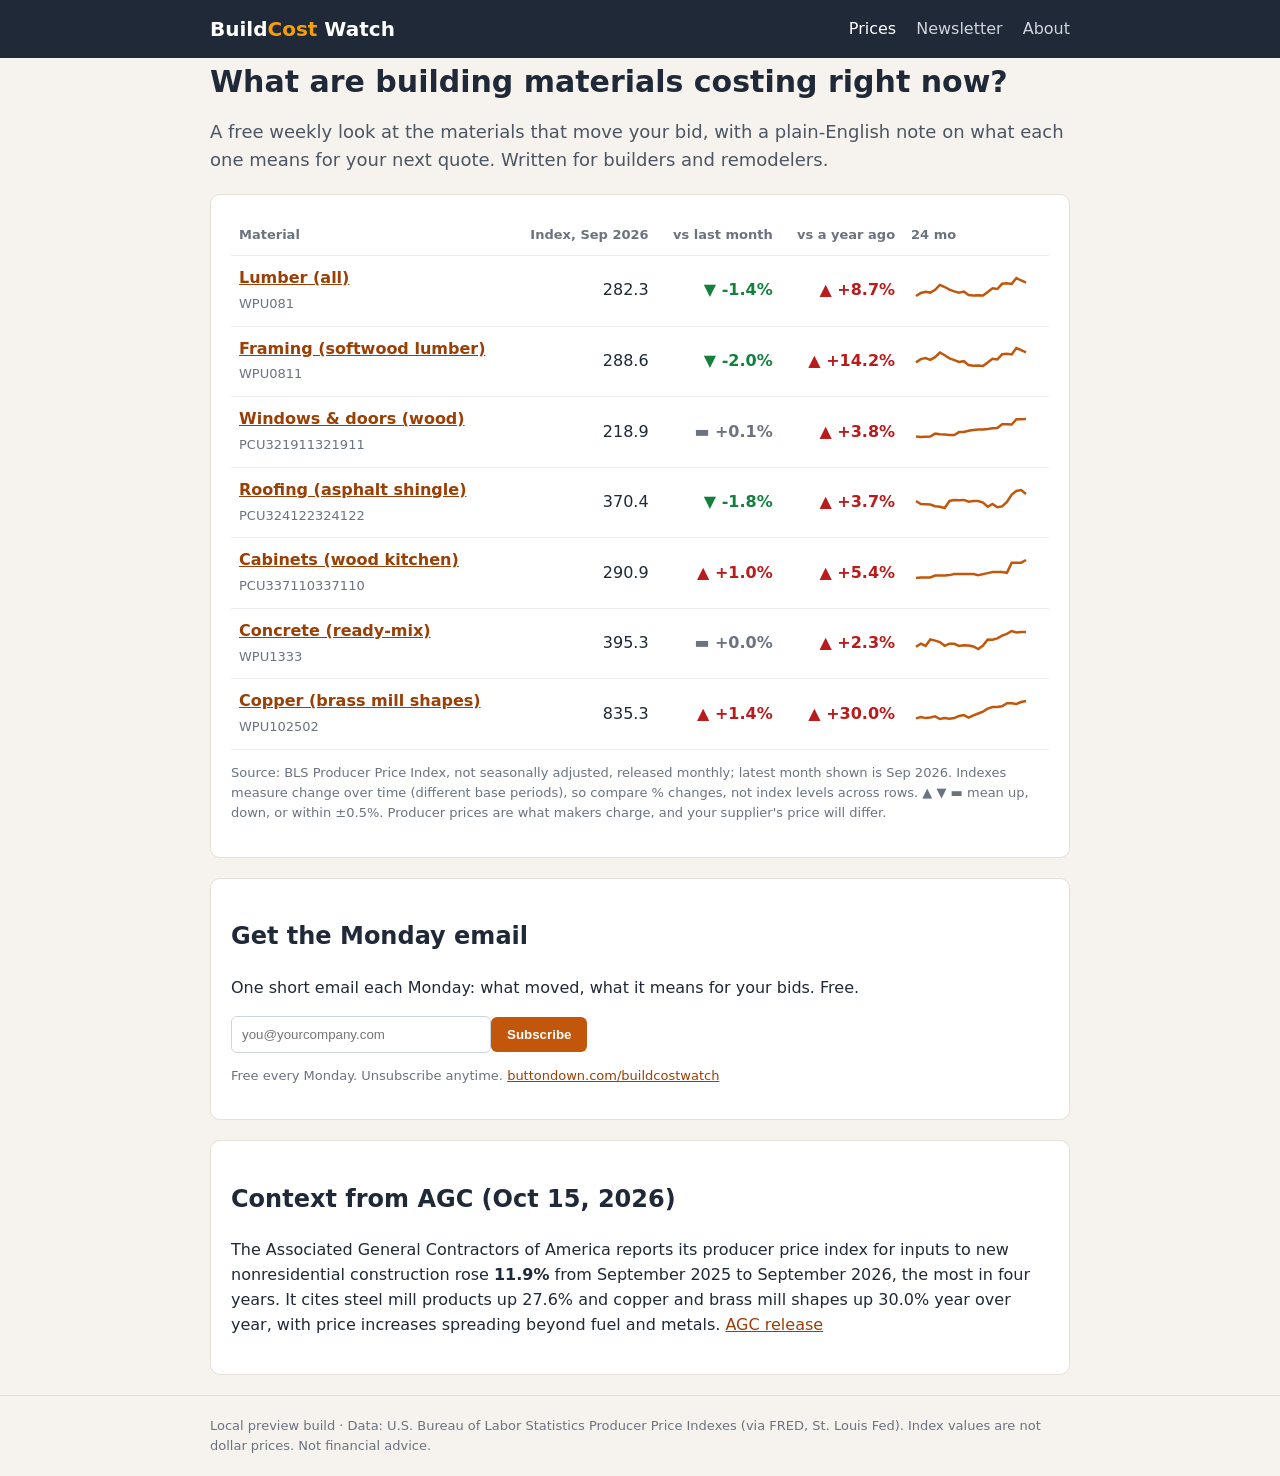
<file: index.html>
<!doctype html><html lang=en><head><meta charset=utf-8><meta name=viewport content="width=device-width,initial-scale=1"><title>Building material prices for builders · BuildCost Watch</title><link rel=stylesheet href="style.css"></head><body>
<header><div class=wrap><a class=logo href="index.html">Build<span>Cost</span> Watch</a><nav><a href="index.html" class=on>Prices</a><a href="newsletter.html">Newsletter</a><a href="about.html">About</a></nav></div></header>
<main class=wrap><h1>What are building materials costing right now?</h1>
<p class=lead>A free weekly look at the materials that move your bid, with a plain-English note on what each one means for your next quote. Written for builders and remodelers.</p>
<div class=card><table><thead><tr><th>Material</th><th class=n>Index, Sep 2026</th><th class=n>vs last month</th><th class=n>vs a year ago</th><th>24 mo</th></tr></thead><tbody><tr><td><a href="items/lumber.html"><b>Lumber (all)</b></a><br><small>WPU081</small></td><td class=n>282.3</td><td class="n down">▼ -1.4%</td><td class="n up">▲ +8.7%</td><td class=sp><svg viewBox="0 0 120 34" class=spark><polyline fill=none stroke="#c2570c" stroke-width=2.5 points="5.0,26.0 9.8,23.0 14.6,21.8 19.3,22.6 24.1,19.8 28.9,14.9 33.7,17.0 38.5,19.6 43.3,21.4 48.0,22.6 52.8,21.5 57.6,25.1 62.4,25.4 67.2,25.2 72.0,25.4 76.7,22.0 81.5,18.3 86.3,19.0 91.1,13.8 95.9,13.3 100.7,13.9 105.4,8.0 110.2,10.5 115.0,12.7"/></svg></td></tr><tr><td><a href="items/framing.html"><b>Framing (softwood lumber)</b></a><br><small>WPU0811</small></td><td class=n>288.6</td><td class="n down">▼ -2.0%</td><td class="n up">▲ +14.2%</td><td class=sp><svg viewBox="0 0 120 34" class=spark><polyline fill=none stroke="#c2570c" stroke-width=2.5 points="5.0,22.4 9.8,19.1 14.6,18.0 19.3,19.8 24.1,17.2 28.9,12.5 33.7,15.2 38.5,18.4 43.3,20.2 48.0,22.0 52.8,21.2 57.6,25.1 62.4,25.7 67.2,25.5 72.0,26.0 76.7,22.5 81.5,18.8 86.3,19.5 91.1,14.3 95.9,13.7 100.7,14.4 105.4,8.0 110.2,10.2 115.0,12.3"/></svg></td></tr><tr><td><a href="items/windows.html"><b>Windows & doors (wood)</b></a><br><small>PCU321911321911</small></td><td class=n>218.9</td><td class="n flat">▬ +0.1%</td><td class="n up">▲ +3.8%</td><td class=sp><svg viewBox="0 0 120 34" class=spark><polyline fill=none stroke="#c2570c" stroke-width=2.5 points="5.0,25.5 9.8,26.0 14.6,25.7 19.3,25.6 24.1,22.6 28.9,23.2 33.7,23.6 38.5,24.0 43.3,24.0 48.0,21.1 52.8,21.0 57.6,19.8 62.4,19.0 67.2,18.5 72.0,18.4 76.7,18.1 81.5,17.2 86.3,17.1 91.1,13.3 95.9,13.3 100.7,13.5 105.4,8.2 110.2,8.2 115.0,8.0"/></svg></td></tr><tr><td><a href="items/roofing.html"><b>Roofing (asphalt shingle)</b></a><br><small>PCU324122324122</small></td><td class=n>370.4</td><td class="n down">▼ -1.8%</td><td class="n up">▲ +3.7%</td><td class=sp><svg viewBox="0 0 120 34" class=spark><polyline fill=none stroke="#c2570c" stroke-width=2.5 points="5.0,19.0 9.8,22.0 14.6,22.2 19.3,22.6 24.1,24.3 28.9,24.7 33.7,26.0 38.5,19.0 43.3,18.1 48.0,18.3 52.8,17.9 57.6,19.7 62.4,19.1 67.2,19.0 72.0,20.6 76.7,24.8 81.5,21.9 86.3,25.2 91.1,24.4 95.9,20.0 100.7,12.5 105.4,8.9 110.2,8.0 115.0,12.0"/></svg></td></tr><tr><td><a href="items/cabinets.html"><b>Cabinets (wood kitchen)</b></a><br><small>PCU337110337110</small></td><td class=n>290.9</td><td class="n up">▲ +1.0%</td><td class="n up">▲ +5.4%</td><td class=sp><svg viewBox="0 0 120 34" class=spark><polyline fill=none stroke="#c2570c" stroke-width=2.5 points="5.0,26.0 9.8,25.4 14.6,25.4 19.3,25.4 24.1,23.5 28.9,23.5 33.7,23.5 38.5,23.1 43.3,22.1 48.0,22.1 52.8,22.1 57.6,22.1 62.4,22.1 67.2,23.2 72.0,22.1 76.7,21.1 81.5,20.1 86.3,20.1 91.1,20.1 95.9,20.8 100.7,10.7 105.4,10.7 110.2,10.7 115.0,8.0"/></svg></td></tr><tr><td><a href="items/concrete.html"><b>Concrete (ready-mix)</b></a><br><small>WPU1333</small></td><td class=n>395.3</td><td class="n flat">▬ +0.0%</td><td class="n up">▲ +2.3%</td><td class=sp><svg viewBox="0 0 120 34" class=spark><polyline fill=none stroke="#c2570c" stroke-width=2.5 points="5.0,23.8 9.8,20.7 14.6,23.0 19.3,16.4 24.1,17.6 28.9,19.1 33.7,22.7 38.5,20.7 43.3,20.8 48.0,22.9 52.8,22.3 57.6,22.5 62.4,23.5 67.2,26.0 72.0,22.6 76.7,16.6 81.5,16.8 86.3,15.4 91.1,12.6 95.9,10.8 100.7,8.0 105.4,9.5 110.2,9.0 115.0,8.9"/></svg></td></tr><tr><td><a href="items/copper.html"><b>Copper (brass mill shapes)</b></a><br><small>WPU102502</small></td><td class=n>835.3</td><td class="n up">▲ +1.4%</td><td class="n up">▲ +30.0%</td><td class=sp><svg viewBox="0 0 120 34" class=spark><polyline fill=none stroke="#c2570c" stroke-width=2.5 points="5.0,25.4 9.8,24.1 14.6,25.1 19.3,24.4 24.1,23.4 28.9,26.0 33.7,25.1 38.5,25.8 43.3,25.1 48.0,22.9 52.8,22.1 57.6,24.7 62.4,22.3 67.2,20.5 72.0,18.6 76.7,15.6 81.5,14.1 86.3,13.9 91.1,13.3 95.9,10.2 100.7,10.3 105.4,10.9 110.2,9.0 115.0,8.0"/></svg></td></tr></tbody></table>
<p class=fine>Source: BLS Producer Price Index, not seasonally adjusted, released monthly; latest month shown is Sep 2026. Indexes measure change over time (different base periods), so compare % changes, not index levels across rows. ▲ ▼ ▬ mean up, down, or within ±0.5%. Producer prices are what makers charge, and your supplier's price will differ.</p></div>
<div class=card><h2>Get the Monday email</h2><p>One short email each Monday: what moved, what it means for your bids. Free.</p>
<form action="https://buttondown.com/api/emails/embed-subscribe/buildcostwatch" method="post" target="popupwindow" onsubmit="window.open('https://buttondown.com/buildcostwatch','popupwindow')"><input type=email name="email" placeholder="you@yourcompany.com" required><button type=submit>Subscribe</button></form>
<p class=fine>Free every Monday. Unsubscribe anytime. <a href="https://buttondown.com/buildcostwatch">buttondown.com/buildcostwatch</a></p></div>
<div class=card><h2>Context from AGC (Oct 15, 2026)</h2><p>The Associated General Contractors of America reports its producer price index for inputs to new nonresidential construction rose <b>11.9%</b> from September 2025 to September 2026, the most in four years. It cites steel mill products up 27.6% and copper and brass mill shapes up 30.0% year over year, with price increases spreading beyond fuel and metals. <a href="https://www.agc.org/news/2026/10/15/construction-input-costs-rise-119-september-2025-september-2026-price-increases-spread-fuel-metals">AGC release</a></p></div></main>
<footer><div class=wrap>Local preview build · Data: U.S. Bureau of Labor Statistics Producer Price Indexes (via FRED, St. Louis Fed). Index values are not dollar prices. Not financial advice.</div></footer></body></html>
</file>
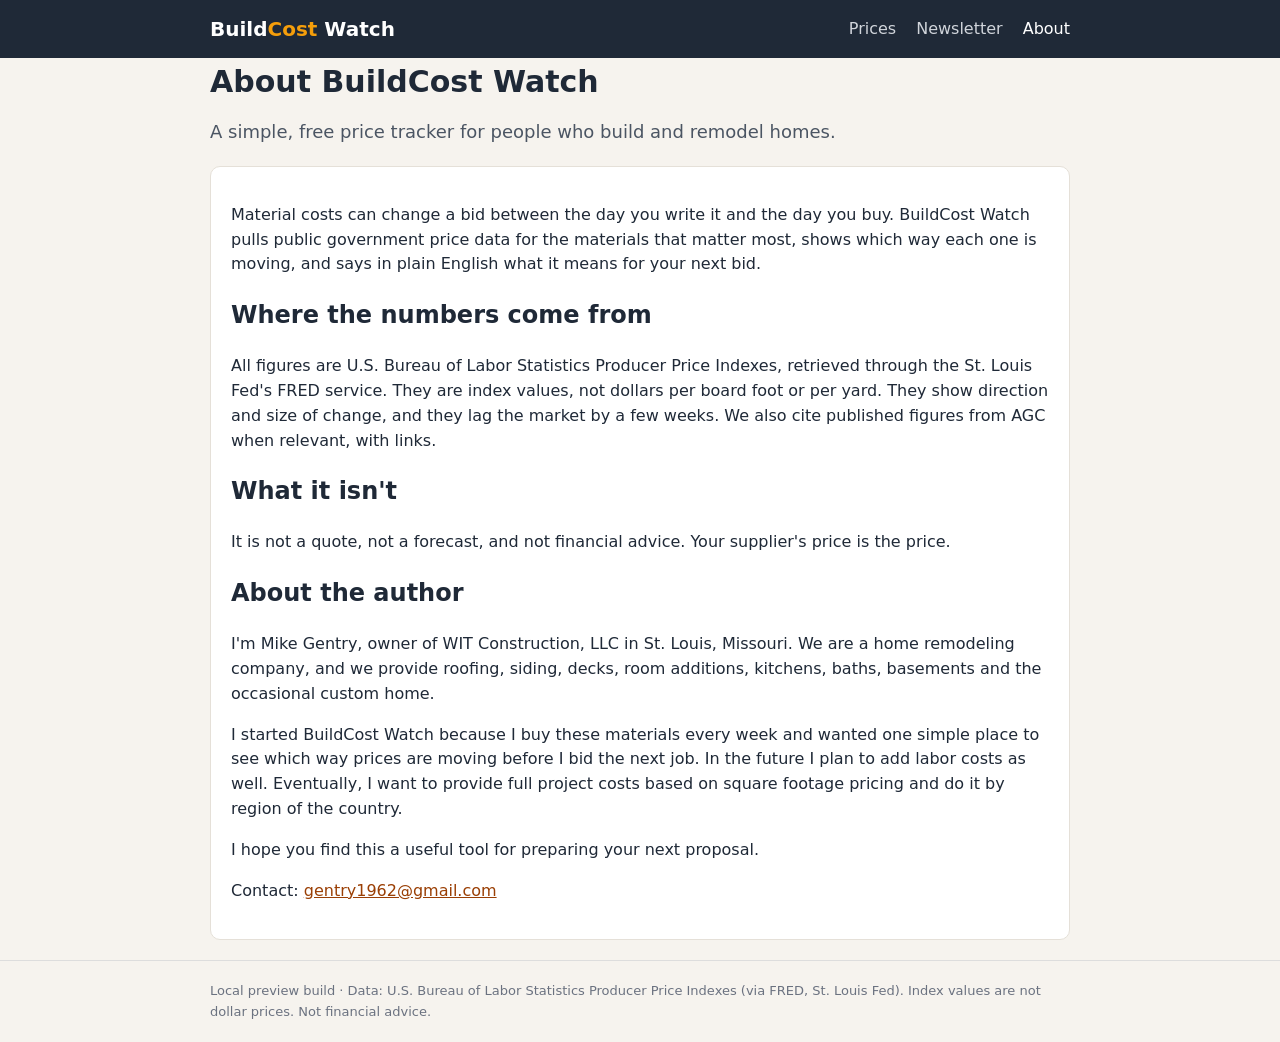
<file: about.html>
<!doctype html><html lang=en><head><meta charset=utf-8><meta name=viewport content="width=device-width,initial-scale=1"><title>About · BuildCost Watch</title><link rel=stylesheet href="style.css"></head><body>
<header><div class=wrap><a class=logo href="index.html">Build<span>Cost</span> Watch</a><nav><a href="index.html">Prices</a><a href="newsletter.html">Newsletter</a><a href="about.html" class=on>About</a></nav></div></header>
<main class=wrap><h1>About BuildCost Watch</h1><p class=lead>A simple, free price tracker for people who build and remodel homes.</p>
<div class=card><p>Material costs can change a bid between the day you write it and the day you buy. BuildCost Watch pulls public government price data for the materials that matter most, shows which way each one is moving, and says in plain English what it means for your next bid.</p>
<h2>Where the numbers come from</h2><p>All figures are U.S. Bureau of Labor Statistics Producer Price Indexes, retrieved through the St. Louis Fed's FRED service. They are index values, not dollars per board foot or per yard. They show direction and size of change, and they lag the market by a few weeks. We also cite published figures from AGC when relevant, with links.</p>
<h2>What it isn't</h2><p>It is not a quote, not a forecast, and not financial advice. Your supplier's price is the price.</p>
<h2>About the author</h2><p>I'm Mike Gentry, owner of WIT Construction, LLC in St. Louis, Missouri. We are a home remodeling company, and we provide roofing, siding, decks, room additions, kitchens, baths, basements and the occasional custom home.</p><p>I started BuildCost Watch because I buy these materials every week and wanted one simple place to see which way prices are moving before I bid the next job. In the future I plan to add labor costs as well. Eventually, I want to provide full project costs based on square footage pricing and do it by region of the country.</p><p>I hope you find this a useful tool for preparing your next proposal.</p>
<p>Contact: <a href="mailto:gentry1962@gmail.com">gentry1962@gmail.com</a></p></div></main>
<footer><div class=wrap>Local preview build · Data: U.S. Bureau of Labor Statistics Producer Price Indexes (via FRED, St. Louis Fed). Index values are not dollar prices. Not financial advice.</div></footer></body></html>
</file>
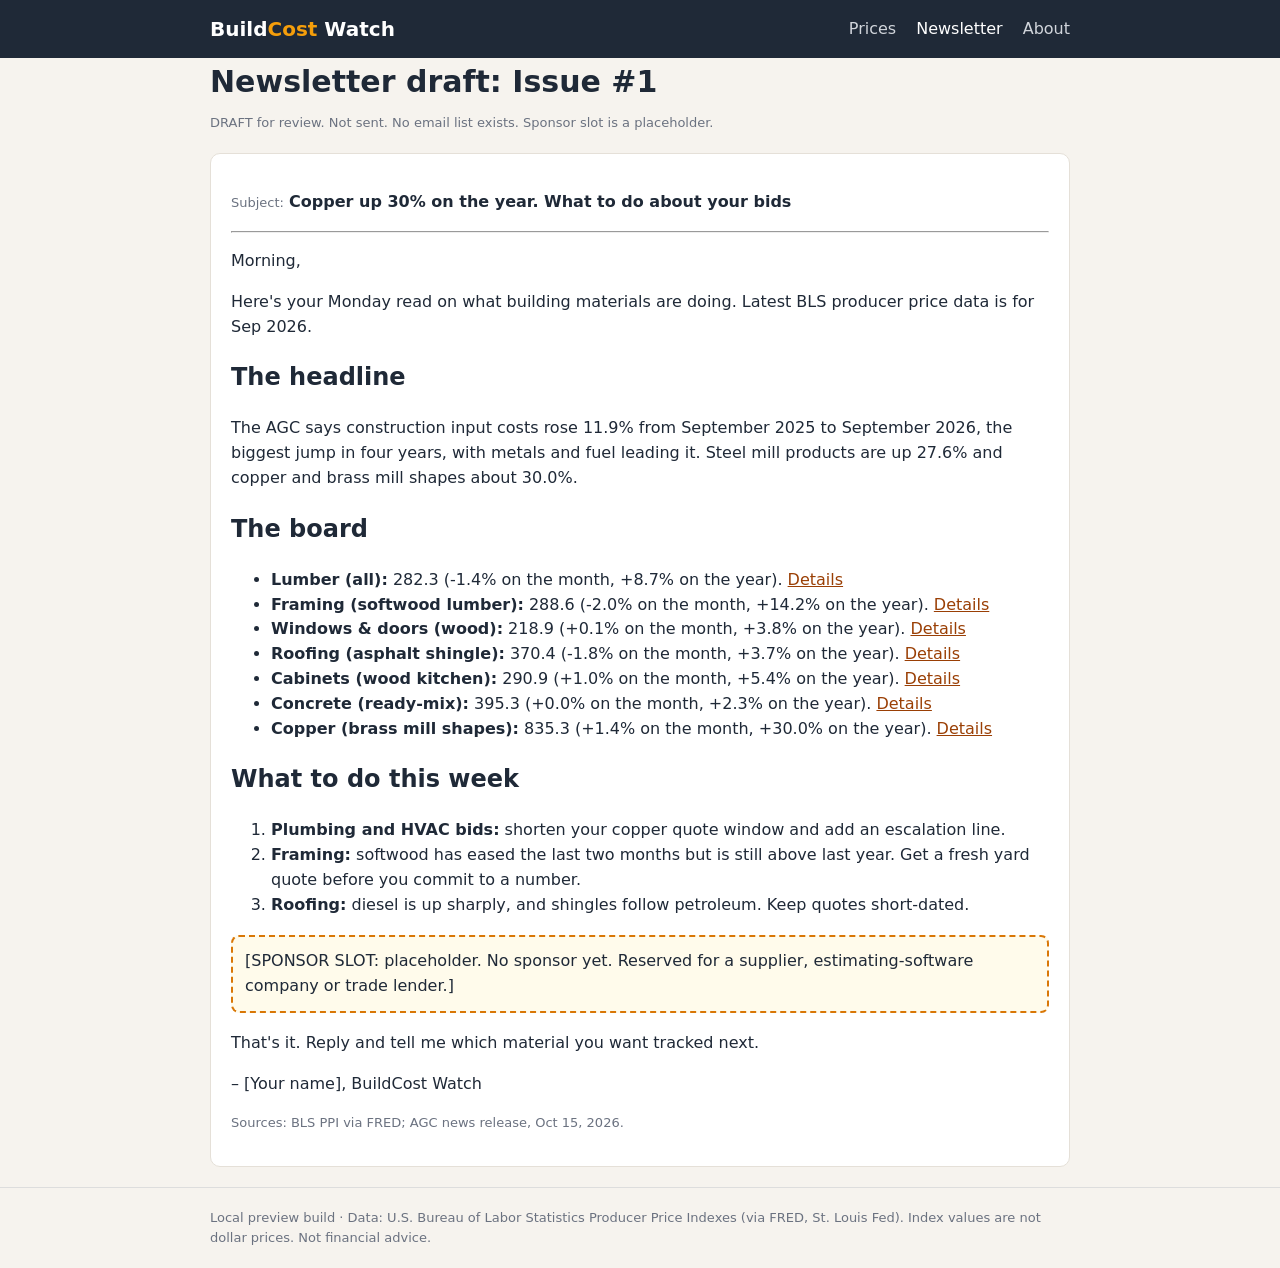
<file: newsletter.html>
<!doctype html><html lang=en><head><meta charset=utf-8><meta name=viewport content="width=device-width,initial-scale=1"><title>Newsletter draft · BuildCost Watch</title><link rel=stylesheet href="style.css"></head><body>
<header><div class=wrap><a class=logo href="index.html">Build<span>Cost</span> Watch</a><nav><a href="index.html">Prices</a><a href="newsletter.html" class=on>Newsletter</a><a href="about.html">About</a></nav></div></header>
<main class=wrap><h1>Newsletter draft: Issue #1</h1><p class=fine>DRAFT for review. Not sent. No email list exists. Sponsor slot is a placeholder.</p>
<div class="card email"><p><small>Subject:</small> <b>Copper up 30% on the year. What to do about your bids</b></p><hr>
<p>Morning,</p><p>Here's your Monday read on what building materials are doing. Latest BLS producer price data is for Sep 2026.</p>
<h2>The headline</h2><p>The AGC says construction input costs rose 11.9% from September 2025 to September 2026, the biggest jump in four years, with metals and fuel leading it. Steel mill products are up 27.6% and copper and brass mill shapes about 30.0%.</p>
<h2>The board</h2><ul><li><b>Lumber (all):</b> 282.3 (-1.4% on the month, +8.7% on the year). <a href="items/lumber.html">Details</a></li><li><b>Framing (softwood lumber):</b> 288.6 (-2.0% on the month, +14.2% on the year). <a href="items/framing.html">Details</a></li><li><b>Windows & doors (wood):</b> 218.9 (+0.1% on the month, +3.8% on the year). <a href="items/windows.html">Details</a></li><li><b>Roofing (asphalt shingle):</b> 370.4 (-1.8% on the month, +3.7% on the year). <a href="items/roofing.html">Details</a></li><li><b>Cabinets (wood kitchen):</b> 290.9 (+1.0% on the month, +5.4% on the year). <a href="items/cabinets.html">Details</a></li><li><b>Concrete (ready-mix):</b> 395.3 (+0.0% on the month, +2.3% on the year). <a href="items/concrete.html">Details</a></li><li><b>Copper (brass mill shapes):</b> 835.3 (+1.4% on the month, +30.0% on the year). <a href="items/copper.html">Details</a></li></ul>
<h2>What to do this week</h2><ol><li><b>Plumbing and HVAC bids:</b> shorten your copper quote window and add an escalation line.</li><li><b>Framing:</b> softwood has eased the last two months but is still above last year. Get a fresh yard quote before you commit to a number.</li><li><b>Roofing:</b> diesel is up sharply, and shingles follow petroleum. Keep quotes short-dated.</li></ol>
<div class=sponsor>[SPONSOR SLOT: placeholder. No sponsor yet. Reserved for a supplier, estimating-software company or trade lender.]</div>
<p>That's it. Reply and tell me which material you want tracked next.</p><p>– [Your name], BuildCost Watch</p>
<p class=fine>Sources: BLS PPI via FRED; AGC news release, Oct 15, 2026.</p></div></main>
<footer><div class=wrap>Local preview build · Data: U.S. Bureau of Labor Statistics Producer Price Indexes (via FRED, St. Louis Fed). Index values are not dollar prices. Not financial advice.</div></footer></body></html>
</file>
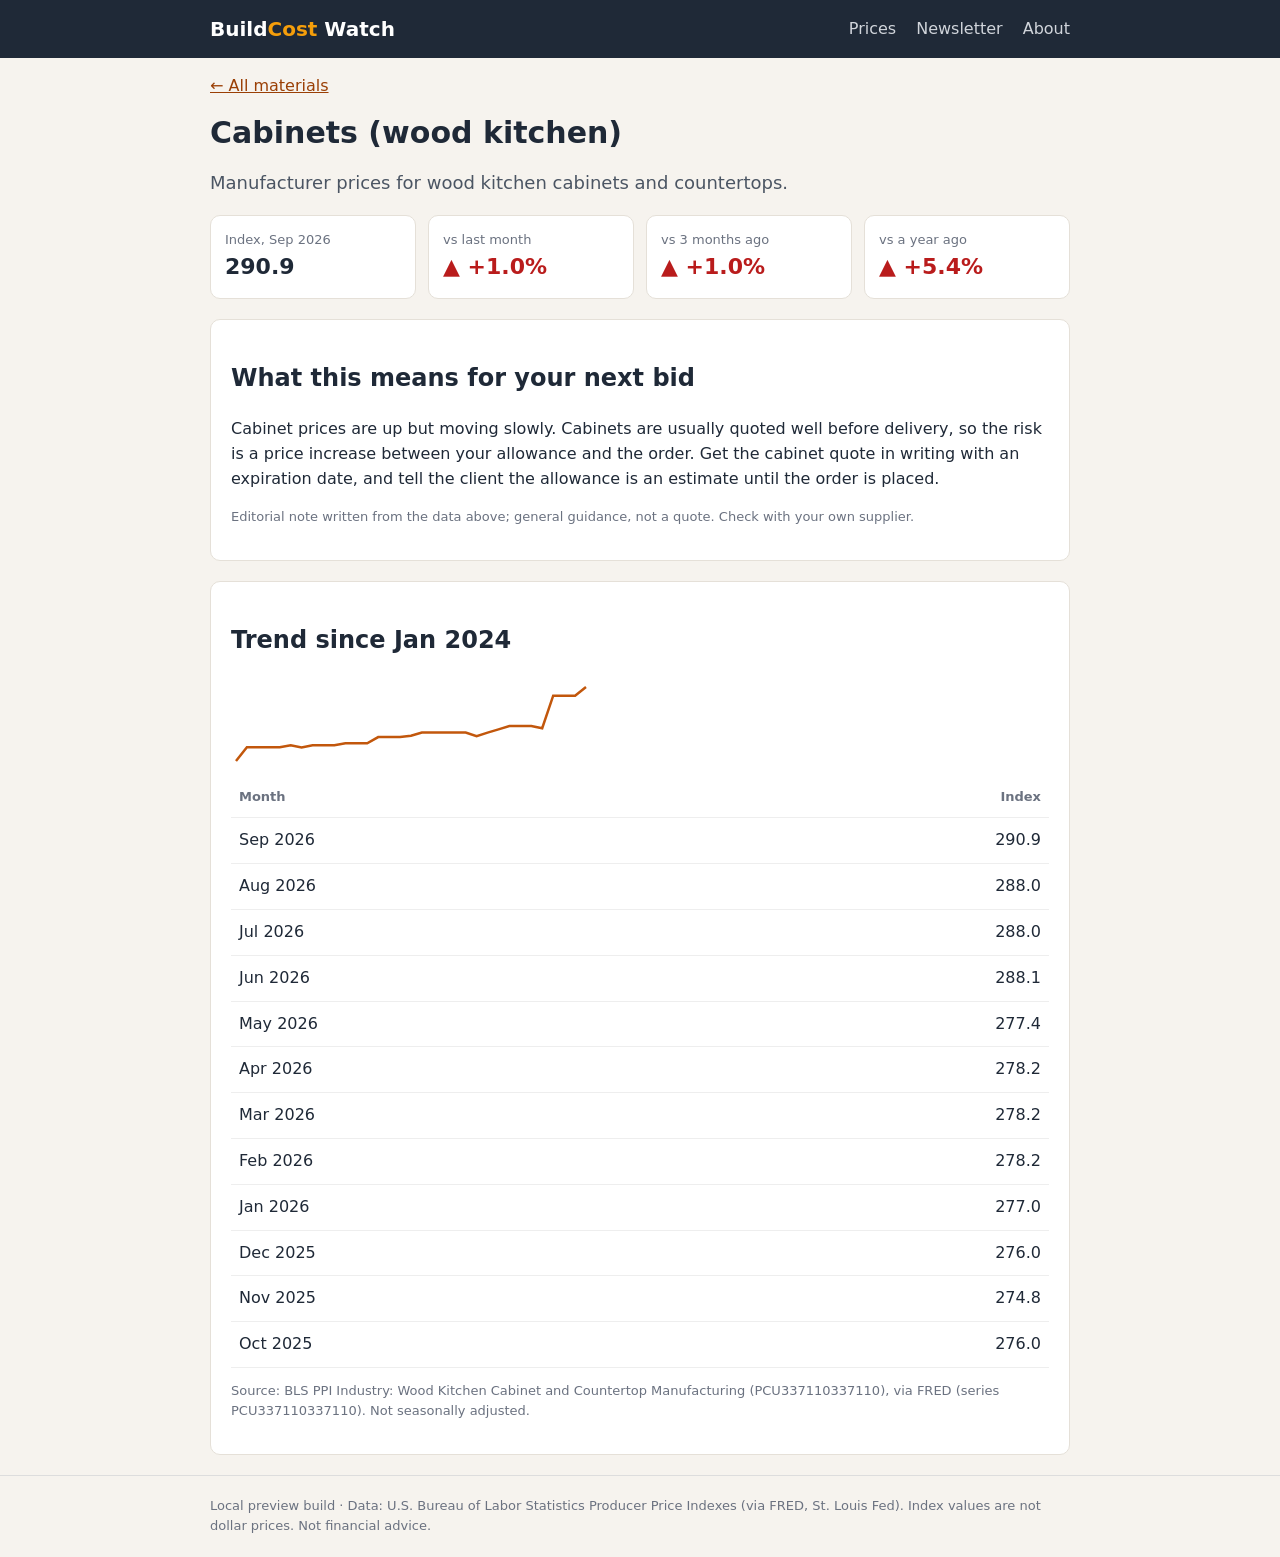
<file: items/cabinets.html>
<!doctype html><html lang=en><head><meta charset=utf-8><meta name=viewport content="width=device-width,initial-scale=1"><title>Cabinets (wood kitchen) · BuildCost Watch</title><link rel=stylesheet href="../style.css"></head><body>
<header><div class=wrap><a class=logo href="../index.html">Build<span>Cost</span> Watch</a><nav><a href="../index.html">Prices</a><a href="../newsletter.html">Newsletter</a><a href="../about.html">About</a></nav></div></header>
<main class=wrap><p><a href="../index.html">← All materials</a></p><h1>Cabinets (wood kitchen)</h1><p class=lead>Manufacturer prices for wood kitchen cabinets and countertops.</p>
<div class=stats><div><small>Index, Sep 2026</small><b>290.9</b></div><div><small>vs last month</small><b class=up>▲ +1.0%</b></div><div><small>vs 3 months ago</small><b class=up>▲ +1.0%</b></div><div><small>vs a year ago</small><b class=up>▲ +5.4%</b></div></div>
<div class=card><h2>What this means for your next bid</h2><p>Cabinet prices are up but moving slowly. Cabinets are usually quoted well before delivery, so the risk is a price increase between your allowance and the order. Get the cabinet quote in writing with an expiration date, and tell the client the allowance is an estimate until the order is placed.</p><p class=fine>Editorial note written from the data above; general guidance, not a quote. Check with your own supplier.</p></div>
<div class=card><h2>Trend since Jan 2024</h2><svg viewBox="0 0 360 90" class=spark><polyline fill=none stroke="#c2570c" stroke-width=2.5 points="5.0,82.0 15.9,68.2 26.9,68.2 37.8,68.2 48.8,68.2 59.7,66.2 70.6,68.5 81.6,66.2 92.5,66.2 103.4,66.2 114.4,64.3 125.3,64.3 136.2,64.3 147.2,58.1 158.1,58.1 169.1,58.1 180.0,56.8 190.9,53.5 201.9,53.5 212.8,53.5 223.8,53.5 234.7,53.5 245.6,57.2 256.6,53.6 267.5,50.4 278.4,47.0 289.4,47.0 300.3,47.0 311.2,49.2 322.2,16.7 333.1,16.8 344.1,16.8 355.0,8.0"/></svg><table class=small><thead><tr><th>Month</th><th class=n>Index</th></tr></thead><tbody><tr><td>Sep 2026</td><td class=n>290.9</td></tr><tr><td>Aug 2026</td><td class=n>288.0</td></tr><tr><td>Jul 2026</td><td class=n>288.0</td></tr><tr><td>Jun 2026</td><td class=n>288.1</td></tr><tr><td>May 2026</td><td class=n>277.4</td></tr><tr><td>Apr 2026</td><td class=n>278.2</td></tr><tr><td>Mar 2026</td><td class=n>278.2</td></tr><tr><td>Feb 2026</td><td class=n>278.2</td></tr><tr><td>Jan 2026</td><td class=n>277.0</td></tr><tr><td>Dec 2025</td><td class=n>276.0</td></tr><tr><td>Nov 2025</td><td class=n>274.8</td></tr><tr><td>Oct 2025</td><td class=n>276.0</td></tr></tbody></table>
<p class=fine>Source: BLS PPI Industry: Wood Kitchen Cabinet and Countertop Manufacturing (PCU337110337110), via FRED (series PCU337110337110). Not seasonally adjusted.</p></div></main>
<footer><div class=wrap>Local preview build · Data: U.S. Bureau of Labor Statistics Producer Price Indexes (via FRED, St. Louis Fed). Index values are not dollar prices. Not financial advice.</div></footer></body></html>
</file>
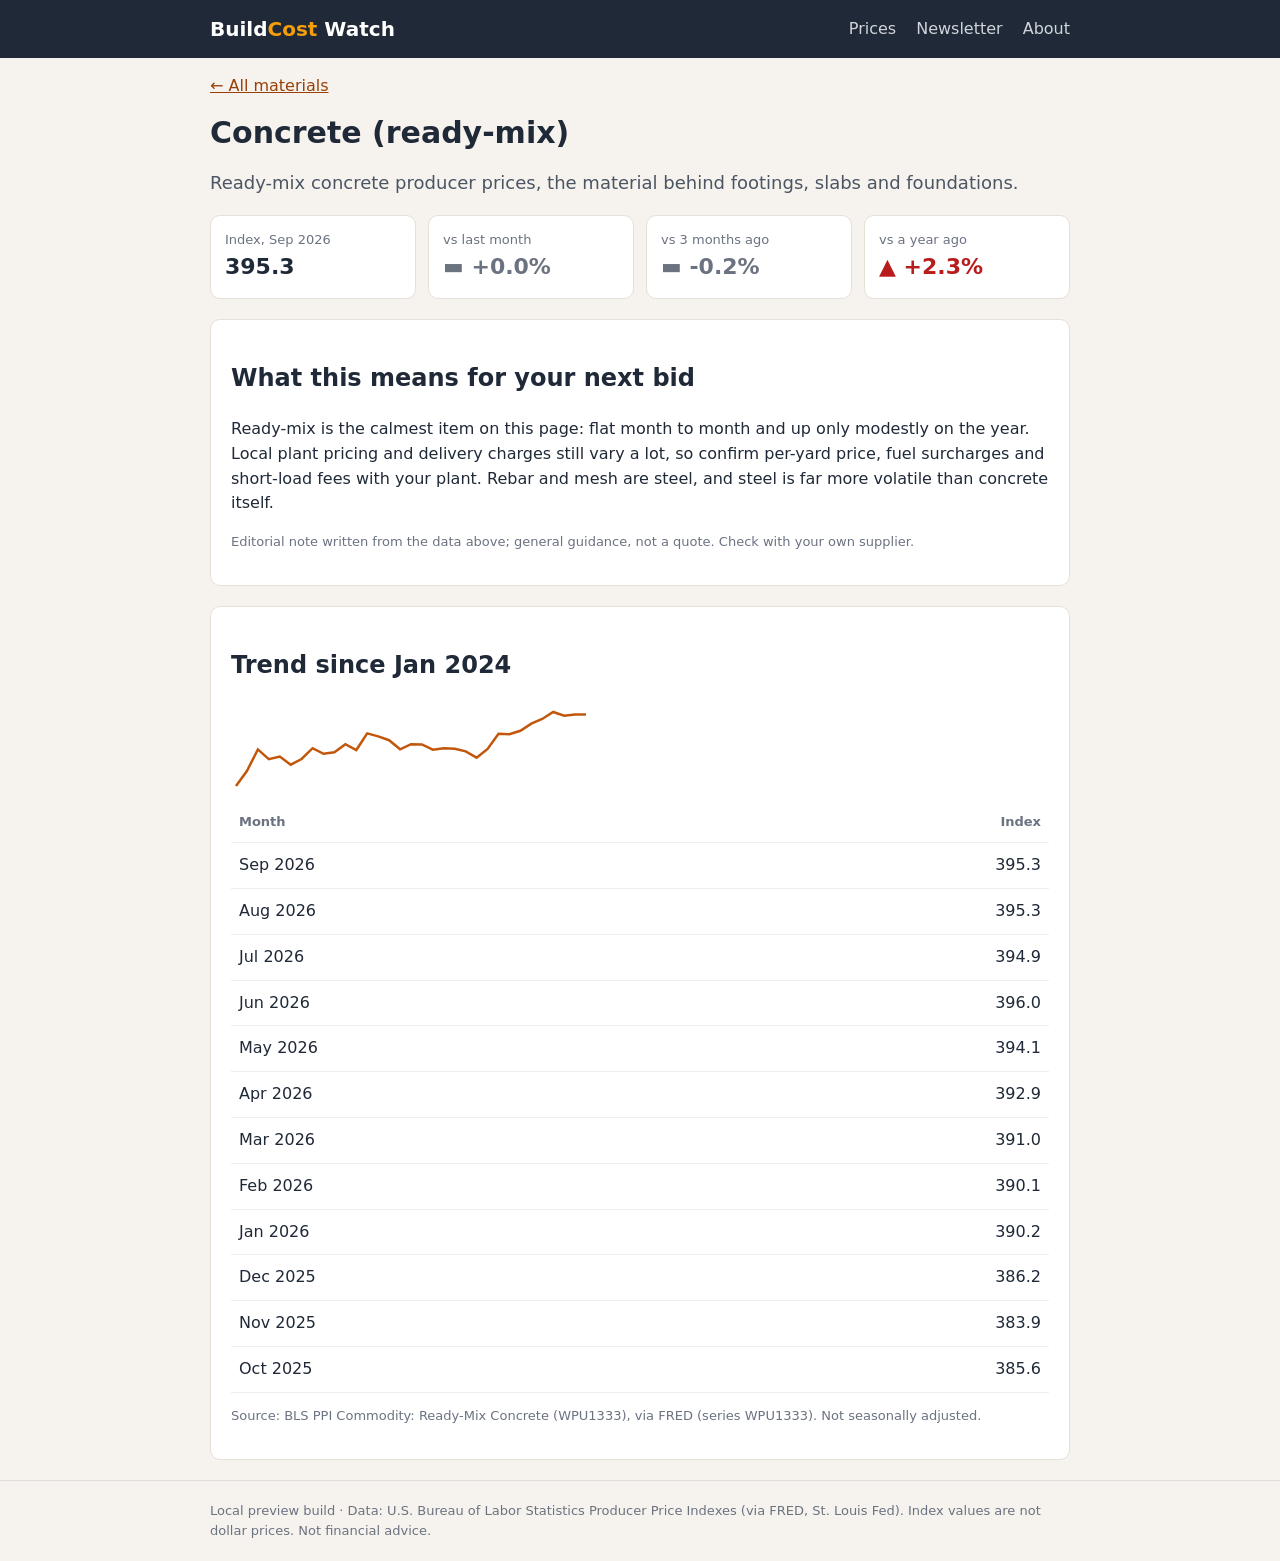
<file: items/concrete.html>
<!doctype html><html lang=en><head><meta charset=utf-8><meta name=viewport content="width=device-width,initial-scale=1"><title>Concrete (ready-mix) · BuildCost Watch</title><link rel=stylesheet href="../style.css"></head><body>
<header><div class=wrap><a class=logo href="../index.html">Build<span>Cost</span> Watch</a><nav><a href="../index.html">Prices</a><a href="../newsletter.html">Newsletter</a><a href="../about.html">About</a></nav></div></header>
<main class=wrap><p><a href="../index.html">← All materials</a></p><h1>Concrete (ready-mix)</h1><p class=lead>Ready-mix concrete producer prices, the material behind footings, slabs and foundations.</p>
<div class=stats><div><small>Index, Sep 2026</small><b>395.3</b></div><div><small>vs last month</small><b class=flat>▬ +0.0%</b></div><div><small>vs 3 months ago</small><b class=flat>▬ -0.2%</b></div><div><small>vs a year ago</small><b class=up>▲ +2.3%</b></div></div>
<div class=card><h2>What this means for your next bid</h2><p>Ready-mix is the calmest item on this page: flat month to month and up only modestly on the year. Local plant pricing and delivery charges still vary a lot, so confirm per-yard price, fuel surcharges and short-load fees with your plant. Rebar and mesh are steel, and steel is far more volatile than concrete itself.</p><p class=fine>Editorial note written from the data above; general guidance, not a quote. Check with your own supplier.</p></div>
<div class=card><h2>Trend since Jan 2024</h2><svg viewBox="0 0 360 90" class=spark><polyline fill=none stroke="#c2570c" stroke-width=2.5 points="5.0,82.0 15.9,67.0 26.9,45.4 37.8,55.2 48.8,52.6 59.7,60.7 70.6,55.0 81.6,44.2 92.5,49.8 103.4,48.2 114.4,40.2 125.3,46.0 136.2,29.4 147.2,32.4 158.1,36.2 169.1,45.3 180.0,40.2 190.9,40.4 201.9,45.7 212.8,44.3 223.8,44.7 234.7,47.3 245.6,53.7 256.6,44.9 267.5,29.8 278.4,30.3 289.4,26.8 300.3,19.6 311.2,15.0 322.2,8.0 333.1,11.8 344.1,10.5 355.0,10.4"/></svg><table class=small><thead><tr><th>Month</th><th class=n>Index</th></tr></thead><tbody><tr><td>Sep 2026</td><td class=n>395.3</td></tr><tr><td>Aug 2026</td><td class=n>395.3</td></tr><tr><td>Jul 2026</td><td class=n>394.9</td></tr><tr><td>Jun 2026</td><td class=n>396.0</td></tr><tr><td>May 2026</td><td class=n>394.1</td></tr><tr><td>Apr 2026</td><td class=n>392.9</td></tr><tr><td>Mar 2026</td><td class=n>391.0</td></tr><tr><td>Feb 2026</td><td class=n>390.1</td></tr><tr><td>Jan 2026</td><td class=n>390.2</td></tr><tr><td>Dec 2025</td><td class=n>386.2</td></tr><tr><td>Nov 2025</td><td class=n>383.9</td></tr><tr><td>Oct 2025</td><td class=n>385.6</td></tr></tbody></table>
<p class=fine>Source: BLS PPI Commodity: Ready-Mix Concrete (WPU1333), via FRED (series WPU1333). Not seasonally adjusted.</p></div></main>
<footer><div class=wrap>Local preview build · Data: U.S. Bureau of Labor Statistics Producer Price Indexes (via FRED, St. Louis Fed). Index values are not dollar prices. Not financial advice.</div></footer></body></html>
</file>
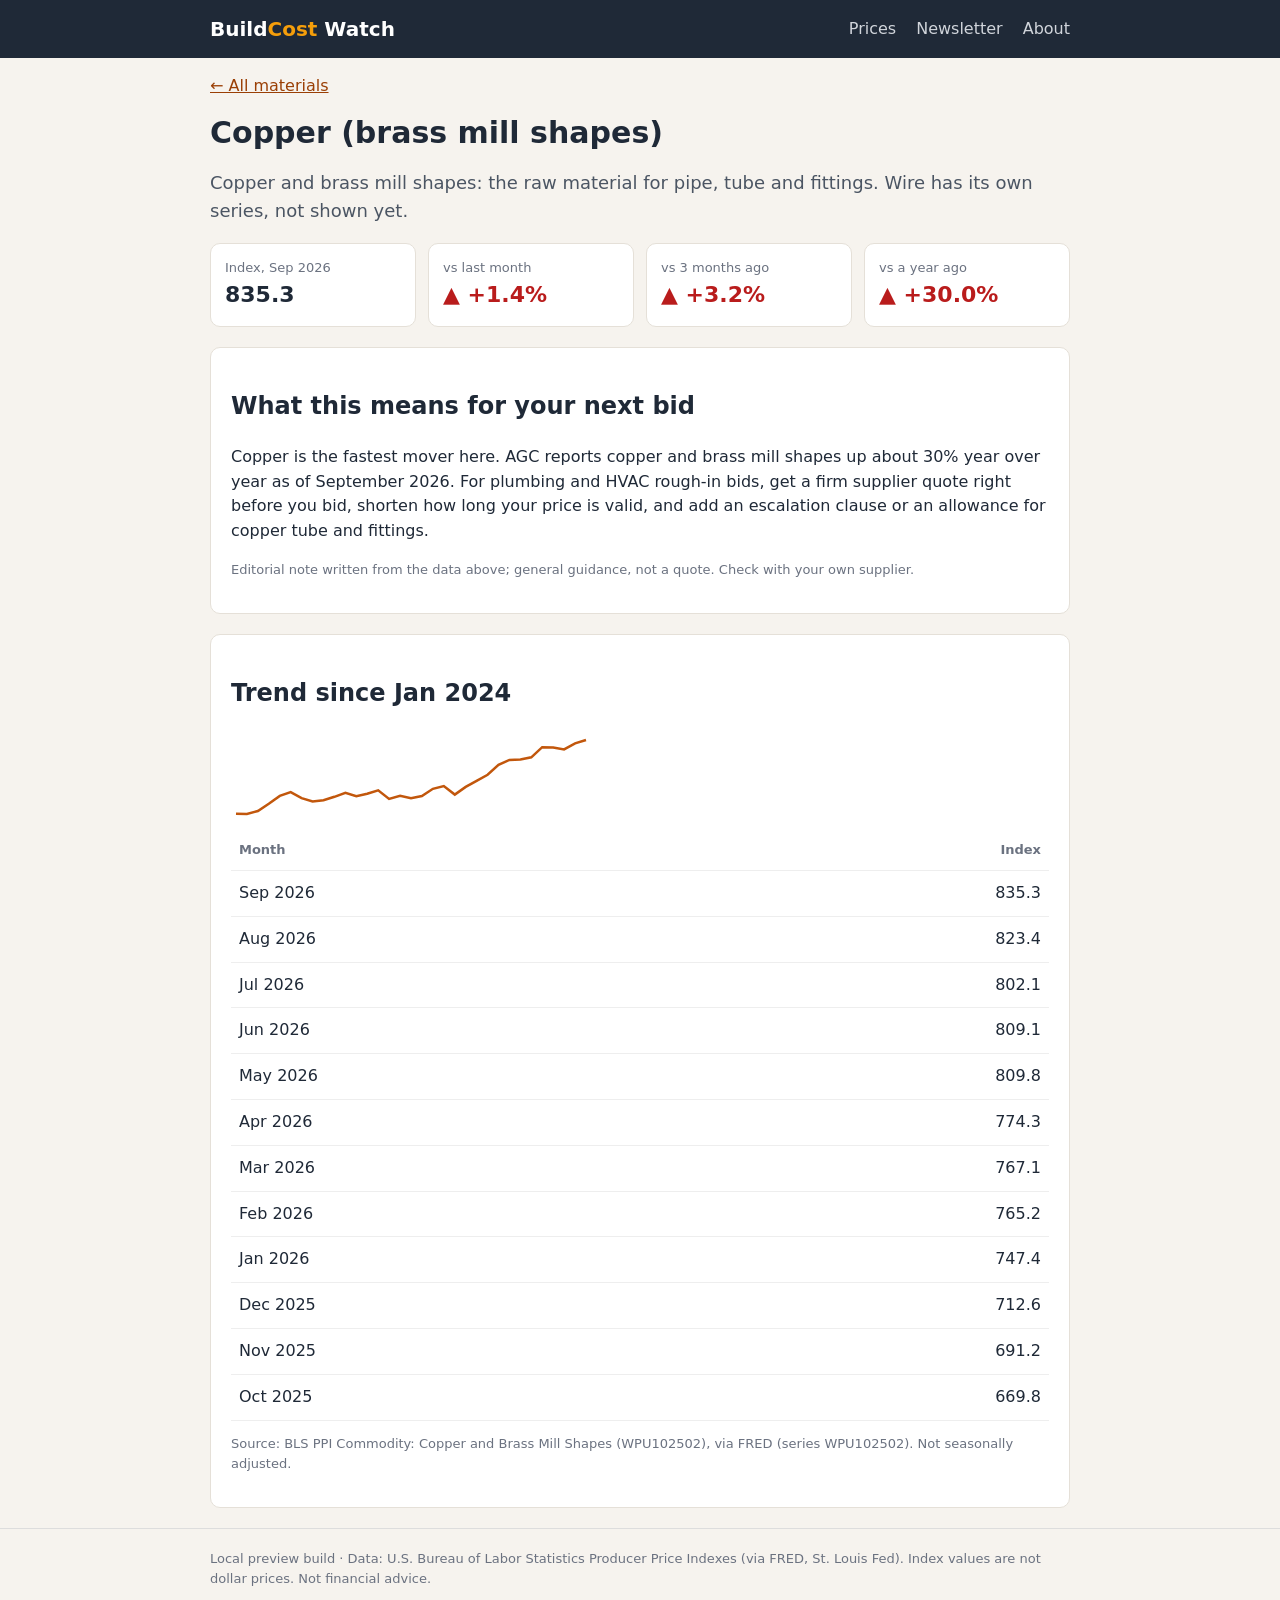
<file: items/copper.html>
<!doctype html><html lang=en><head><meta charset=utf-8><meta name=viewport content="width=device-width,initial-scale=1"><title>Copper (brass mill shapes) · BuildCost Watch</title><link rel=stylesheet href="../style.css"></head><body>
<header><div class=wrap><a class=logo href="../index.html">Build<span>Cost</span> Watch</a><nav><a href="../index.html">Prices</a><a href="../newsletter.html">Newsletter</a><a href="../about.html">About</a></nav></div></header>
<main class=wrap><p><a href="../index.html">← All materials</a></p><h1>Copper (brass mill shapes)</h1><p class=lead>Copper and brass mill shapes: the raw material for pipe, tube and fittings. Wire has its own series, not shown yet.</p>
<div class=stats><div><small>Index, Sep 2026</small><b>835.3</b></div><div><small>vs last month</small><b class=up>▲ +1.4%</b></div><div><small>vs 3 months ago</small><b class=up>▲ +3.2%</b></div><div><small>vs a year ago</small><b class=up>▲ +30.0%</b></div></div>
<div class=card><h2>What this means for your next bid</h2><p>Copper is the fastest mover here. AGC reports copper and brass mill shapes up about 30% year over year as of September 2026. For plumbing and HVAC rough-in bids, get a firm supplier quote right before you bid, shorten how long your price is valid, and add an escalation clause or an allowance for copper tube and fittings.</p><p class=fine>Editorial note written from the data above; general guidance, not a quote. Check with your own supplier.</p></div>
<div class=card><h2>Trend since Jan 2024</h2><svg viewBox="0 0 360 90" class=spark><polyline fill=none stroke="#c2570c" stroke-width=2.5 points="5.0,81.7 15.9,82.0 26.9,79.0 37.8,71.7 48.8,63.9 59.7,60.1 70.6,66.1 81.6,69.5 92.5,68.3 103.4,64.8 114.4,60.8 125.3,64.1 136.2,61.7 147.2,58.3 158.1,66.9 169.1,63.8 180.0,66.2 190.9,64.1 201.9,56.8 212.8,54.1 223.8,62.6 234.7,54.9 245.6,48.9 256.6,42.8 267.5,32.9 278.4,27.9 289.4,27.4 300.3,25.3 311.2,15.2 322.2,15.4 333.1,17.4 344.1,11.4 355.0,8.0"/></svg><table class=small><thead><tr><th>Month</th><th class=n>Index</th></tr></thead><tbody><tr><td>Sep 2026</td><td class=n>835.3</td></tr><tr><td>Aug 2026</td><td class=n>823.4</td></tr><tr><td>Jul 2026</td><td class=n>802.1</td></tr><tr><td>Jun 2026</td><td class=n>809.1</td></tr><tr><td>May 2026</td><td class=n>809.8</td></tr><tr><td>Apr 2026</td><td class=n>774.3</td></tr><tr><td>Mar 2026</td><td class=n>767.1</td></tr><tr><td>Feb 2026</td><td class=n>765.2</td></tr><tr><td>Jan 2026</td><td class=n>747.4</td></tr><tr><td>Dec 2025</td><td class=n>712.6</td></tr><tr><td>Nov 2025</td><td class=n>691.2</td></tr><tr><td>Oct 2025</td><td class=n>669.8</td></tr></tbody></table>
<p class=fine>Source: BLS PPI Commodity: Copper and Brass Mill Shapes (WPU102502), via FRED (series WPU102502). Not seasonally adjusted.</p></div></main>
<footer><div class=wrap>Local preview build · Data: U.S. Bureau of Labor Statistics Producer Price Indexes (via FRED, St. Louis Fed). Index values are not dollar prices. Not financial advice.</div></footer></body></html>
</file>
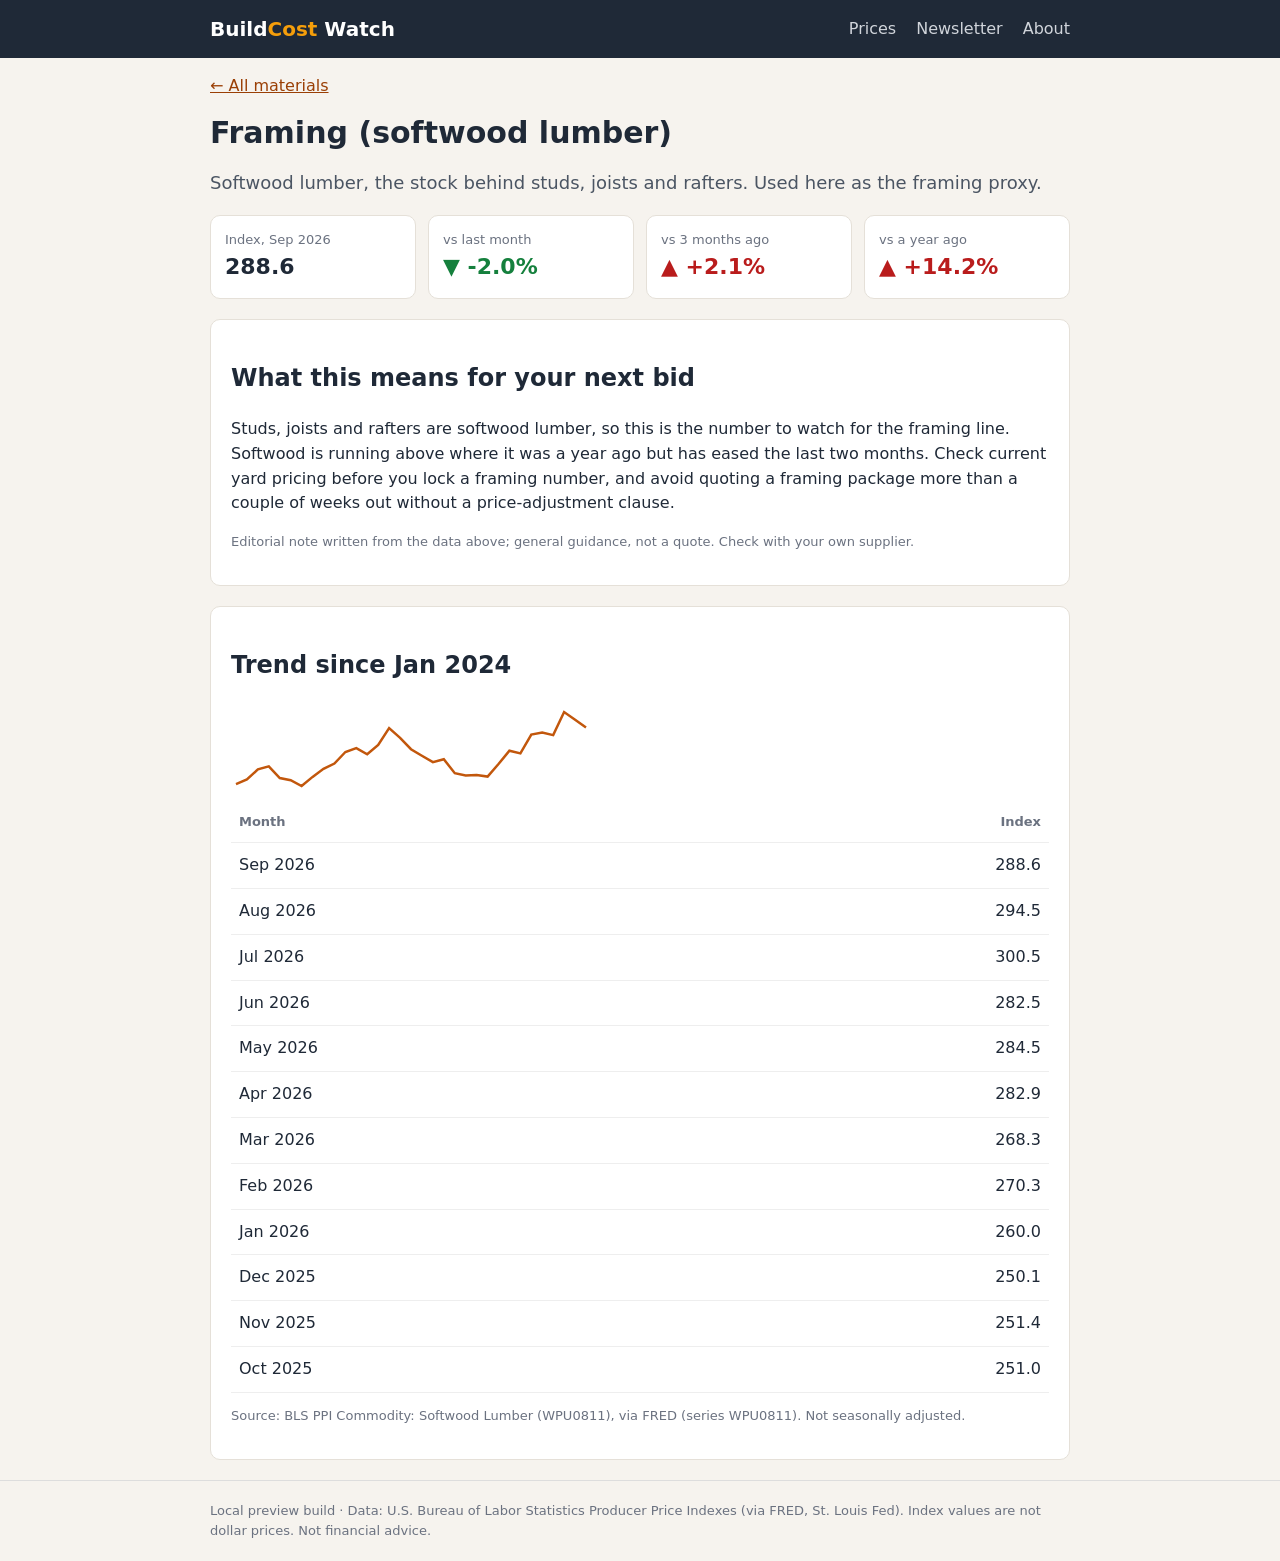
<file: items/framing.html>
<!doctype html><html lang=en><head><meta charset=utf-8><meta name=viewport content="width=device-width,initial-scale=1"><title>Framing (softwood lumber) · BuildCost Watch</title><link rel=stylesheet href="../style.css"></head><body>
<header><div class=wrap><a class=logo href="../index.html">Build<span>Cost</span> Watch</a><nav><a href="../index.html">Prices</a><a href="../newsletter.html">Newsletter</a><a href="../about.html">About</a></nav></div></header>
<main class=wrap><p><a href="../index.html">← All materials</a></p><h1>Framing (softwood lumber)</h1><p class=lead>Softwood lumber, the stock behind studs, joists and rafters. Used here as the framing proxy.</p>
<div class=stats><div><small>Index, Sep 2026</small><b>288.6</b></div><div><small>vs last month</small><b class=down>▼ -2.0%</b></div><div><small>vs 3 months ago</small><b class=up>▲ +2.1%</b></div><div><small>vs a year ago</small><b class=up>▲ +14.2%</b></div></div>
<div class=card><h2>What this means for your next bid</h2><p>Studs, joists and rafters are softwood lumber, so this is the number to watch for the framing line. Softwood is running above where it was a year ago but has eased the last two months. Check current yard pricing before you lock a framing number, and avoid quoting a framing package more than a couple of weeks out without a price-adjustment clause.</p><p class=fine>Editorial note written from the data above; general guidance, not a quote. Check with your own supplier.</p></div>
<div class=card><h2>Trend since Jan 2024</h2><svg viewBox="0 0 360 90" class=spark><polyline fill=none stroke="#c2570c" stroke-width=2.5 points="5.0,80.1 15.9,75.5 26.9,65.4 37.8,62.3 48.8,74.1 59.7,76.2 70.6,82.0 81.6,72.9 92.5,64.8 103.4,59.5 114.4,48.0 125.3,44.1 136.2,50.3 147.2,40.9 158.1,24.1 169.1,33.8 180.0,45.2 190.9,51.8 201.9,58.2 212.8,55.2 223.8,69.2 234.7,71.4 245.6,71.0 256.6,72.6 267.5,60.0 278.4,46.7 289.4,49.4 300.3,30.6 311.2,28.6 322.2,31.1 333.1,8.0 344.1,15.7 355.0,23.4"/></svg><table class=small><thead><tr><th>Month</th><th class=n>Index</th></tr></thead><tbody><tr><td>Sep 2026</td><td class=n>288.6</td></tr><tr><td>Aug 2026</td><td class=n>294.5</td></tr><tr><td>Jul 2026</td><td class=n>300.5</td></tr><tr><td>Jun 2026</td><td class=n>282.5</td></tr><tr><td>May 2026</td><td class=n>284.5</td></tr><tr><td>Apr 2026</td><td class=n>282.9</td></tr><tr><td>Mar 2026</td><td class=n>268.3</td></tr><tr><td>Feb 2026</td><td class=n>270.3</td></tr><tr><td>Jan 2026</td><td class=n>260.0</td></tr><tr><td>Dec 2025</td><td class=n>250.1</td></tr><tr><td>Nov 2025</td><td class=n>251.4</td></tr><tr><td>Oct 2025</td><td class=n>251.0</td></tr></tbody></table>
<p class=fine>Source: BLS PPI Commodity: Softwood Lumber (WPU0811), via FRED (series WPU0811). Not seasonally adjusted.</p></div></main>
<footer><div class=wrap>Local preview build · Data: U.S. Bureau of Labor Statistics Producer Price Indexes (via FRED, St. Louis Fed). Index values are not dollar prices. Not financial advice.</div></footer></body></html>
</file>
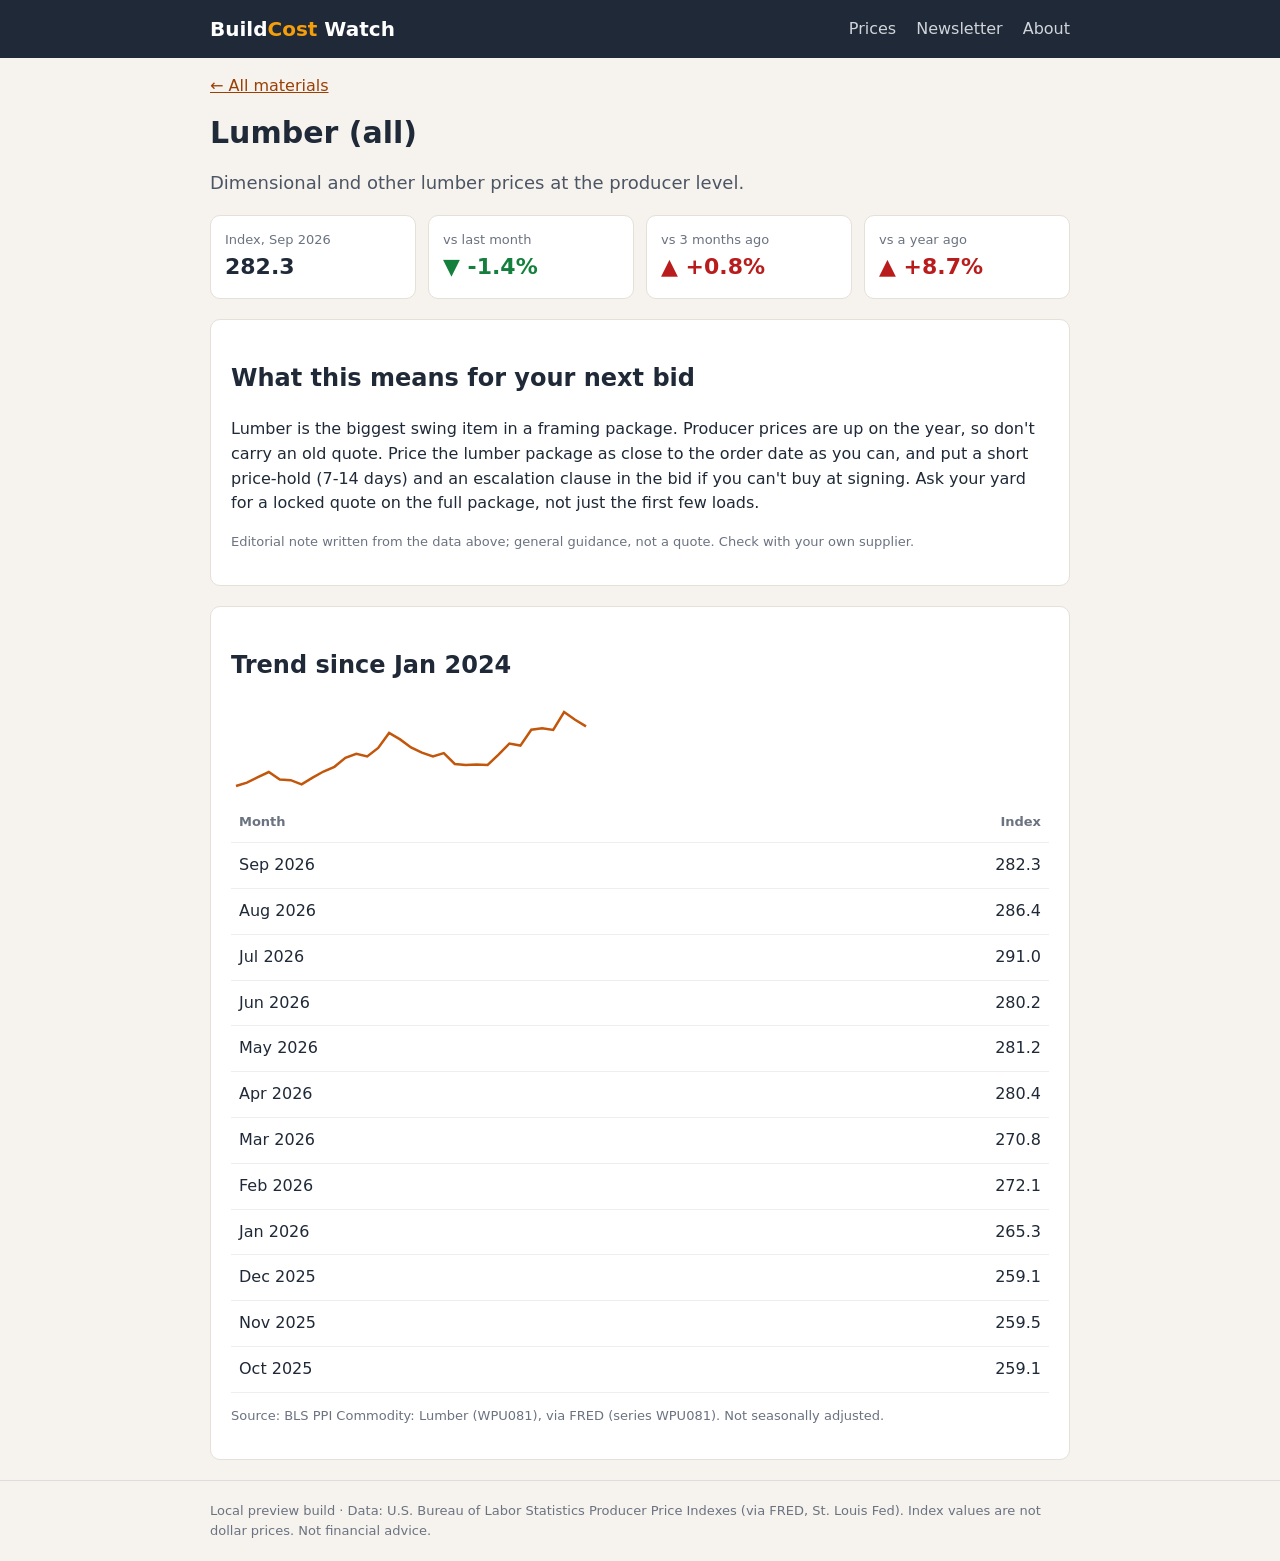
<file: items/lumber.html>
<!doctype html><html lang=en><head><meta charset=utf-8><meta name=viewport content="width=device-width,initial-scale=1"><title>Lumber (all) · BuildCost Watch</title><link rel=stylesheet href="../style.css"></head><body>
<header><div class=wrap><a class=logo href="../index.html">Build<span>Cost</span> Watch</a><nav><a href="../index.html">Prices</a><a href="../newsletter.html">Newsletter</a><a href="../about.html">About</a></nav></div></header>
<main class=wrap><p><a href="../index.html">← All materials</a></p><h1>Lumber (all)</h1><p class=lead>Dimensional and other lumber prices at the producer level.</p>
<div class=stats><div><small>Index, Sep 2026</small><b>282.3</b></div><div><small>vs last month</small><b class=down>▼ -1.4%</b></div><div><small>vs 3 months ago</small><b class=up>▲ +0.8%</b></div><div><small>vs a year ago</small><b class=up>▲ +8.7%</b></div></div>
<div class=card><h2>What this means for your next bid</h2><p>Lumber is the biggest swing item in a framing package. Producer prices are up on the year, so don't carry an old quote. Price the lumber package as close to the order date as you can, and put a short price-hold (7-14 days) and an escalation clause in the bid if you can't buy at signing. Ask your yard for a locked quote on the full package, not just the first few loads.</p><p class=fine>Editorial note written from the data above; general guidance, not a quote. Check with your own supplier.</p></div>
<div class=card><h2>Trend since Jan 2024</h2><svg viewBox="0 0 360 90" class=spark><polyline fill=none stroke="#c2570c" stroke-width=2.5 points="5.0,82.0 15.9,78.6 26.9,73.2 37.8,68.0 48.8,75.5 59.7,76.2 70.6,80.3 81.6,73.6 92.5,67.5 103.4,62.8 114.4,53.8 125.3,49.9 136.2,52.4 147.2,43.9 158.1,28.9 169.1,35.4 180.0,43.5 190.9,48.7 201.9,52.5 212.8,49.1 223.8,60.0 234.7,61.1 245.6,60.5 256.6,61.0 267.5,50.7 278.4,39.5 289.4,41.6 300.3,25.7 311.2,24.3 322.2,25.9 333.1,8.0 344.1,15.7 355.0,22.4"/></svg><table class=small><thead><tr><th>Month</th><th class=n>Index</th></tr></thead><tbody><tr><td>Sep 2026</td><td class=n>282.3</td></tr><tr><td>Aug 2026</td><td class=n>286.4</td></tr><tr><td>Jul 2026</td><td class=n>291.0</td></tr><tr><td>Jun 2026</td><td class=n>280.2</td></tr><tr><td>May 2026</td><td class=n>281.2</td></tr><tr><td>Apr 2026</td><td class=n>280.4</td></tr><tr><td>Mar 2026</td><td class=n>270.8</td></tr><tr><td>Feb 2026</td><td class=n>272.1</td></tr><tr><td>Jan 2026</td><td class=n>265.3</td></tr><tr><td>Dec 2025</td><td class=n>259.1</td></tr><tr><td>Nov 2025</td><td class=n>259.5</td></tr><tr><td>Oct 2025</td><td class=n>259.1</td></tr></tbody></table>
<p class=fine>Source: BLS PPI Commodity: Lumber (WPU081), via FRED (series WPU081). Not seasonally adjusted.</p></div></main>
<footer><div class=wrap>Local preview build · Data: U.S. Bureau of Labor Statistics Producer Price Indexes (via FRED, St. Louis Fed). Index values are not dollar prices. Not financial advice.</div></footer></body></html>
</file>
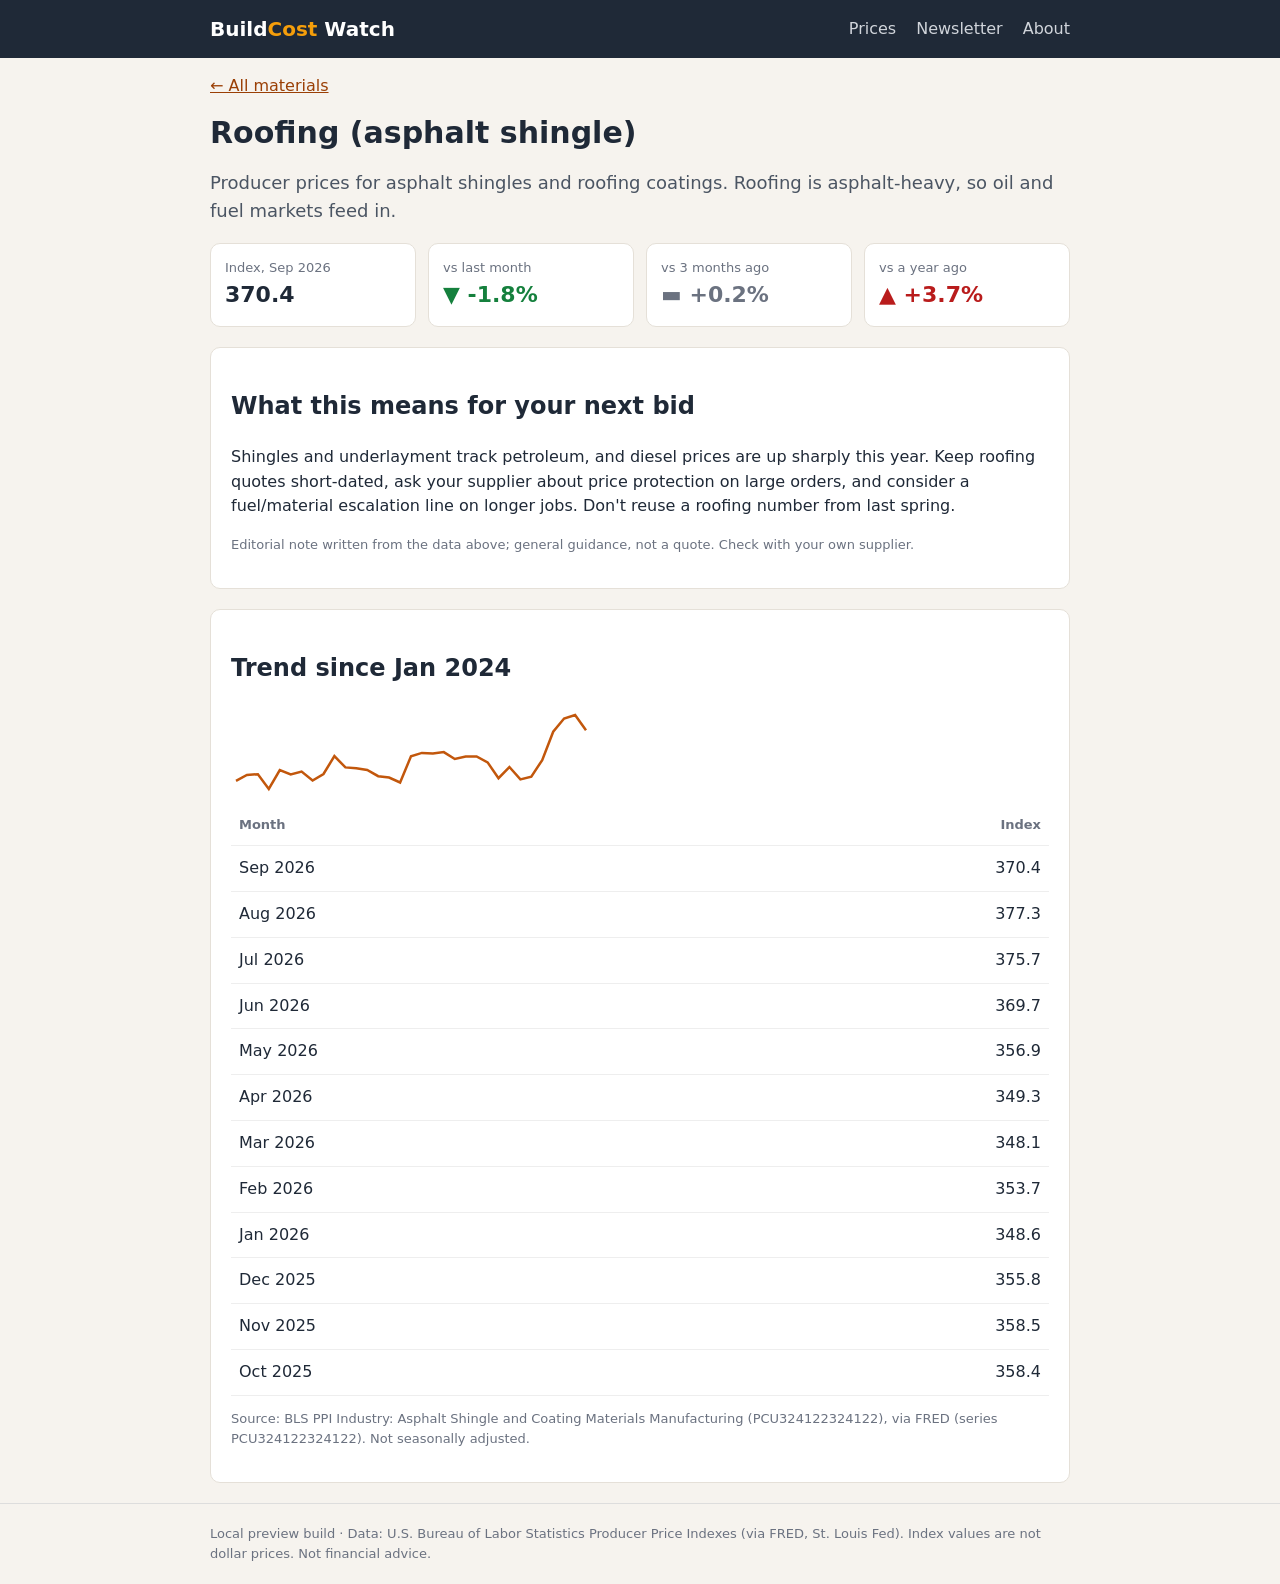
<file: items/roofing.html>
<!doctype html><html lang=en><head><meta charset=utf-8><meta name=viewport content="width=device-width,initial-scale=1"><title>Roofing (asphalt shingle) · BuildCost Watch</title><link rel=stylesheet href="../style.css"></head><body>
<header><div class=wrap><a class=logo href="../index.html">Build<span>Cost</span> Watch</a><nav><a href="../index.html">Prices</a><a href="../newsletter.html">Newsletter</a><a href="../about.html">About</a></nav></div></header>
<main class=wrap><p><a href="../index.html">← All materials</a></p><h1>Roofing (asphalt shingle)</h1><p class=lead>Producer prices for asphalt shingles and roofing coatings. Roofing is asphalt-heavy, so oil and fuel markets feed in.</p>
<div class=stats><div><small>Index, Sep 2026</small><b>370.4</b></div><div><small>vs last month</small><b class=down>▼ -1.8%</b></div><div><small>vs 3 months ago</small><b class=flat>▬ +0.2%</b></div><div><small>vs a year ago</small><b class=up>▲ +3.7%</b></div></div>
<div class=card><h2>What this means for your next bid</h2><p>Shingles and underlayment track petroleum, and diesel prices are up sharply this year. Keep roofing quotes short-dated, ask your supplier about price protection on large orders, and consider a fuel/material escalation line on longer jobs. Don't reuse a roofing number from last spring.</p><p class=fine>Editorial note written from the data above; general guidance, not a quote. Check with your own supplier.</p></div>
<div class=card><h2>Trend since Jan 2024</h2><svg viewBox="0 0 360 90" class=spark><polyline fill=none stroke="#c2570c" stroke-width=2.5 points="5.0,73.8 15.9,68.0 26.9,67.2 37.8,82.0 48.8,63.1 59.7,67.4 70.6,64.6 81.6,73.5 92.5,67.0 103.4,49.1 114.4,60.4 125.3,61.3 136.2,62.9 147.2,69.2 158.1,70.5 169.1,75.5 180.0,49.3 190.9,45.9 201.9,46.5 212.8,45.1 223.8,52.0 234.7,49.6 245.6,49.4 256.6,55.4 267.5,71.2 278.4,60.0 289.4,72.4 300.3,69.7 311.2,53.1 322.2,24.7 333.1,11.5 344.1,8.0 355.0,23.2"/></svg><table class=small><thead><tr><th>Month</th><th class=n>Index</th></tr></thead><tbody><tr><td>Sep 2026</td><td class=n>370.4</td></tr><tr><td>Aug 2026</td><td class=n>377.3</td></tr><tr><td>Jul 2026</td><td class=n>375.7</td></tr><tr><td>Jun 2026</td><td class=n>369.7</td></tr><tr><td>May 2026</td><td class=n>356.9</td></tr><tr><td>Apr 2026</td><td class=n>349.3</td></tr><tr><td>Mar 2026</td><td class=n>348.1</td></tr><tr><td>Feb 2026</td><td class=n>353.7</td></tr><tr><td>Jan 2026</td><td class=n>348.6</td></tr><tr><td>Dec 2025</td><td class=n>355.8</td></tr><tr><td>Nov 2025</td><td class=n>358.5</td></tr><tr><td>Oct 2025</td><td class=n>358.4</td></tr></tbody></table>
<p class=fine>Source: BLS PPI Industry: Asphalt Shingle and Coating Materials Manufacturing (PCU324122324122), via FRED (series PCU324122324122). Not seasonally adjusted.</p></div></main>
<footer><div class=wrap>Local preview build · Data: U.S. Bureau of Labor Statistics Producer Price Indexes (via FRED, St. Louis Fed). Index values are not dollar prices. Not financial advice.</div></footer></body></html>
</file>
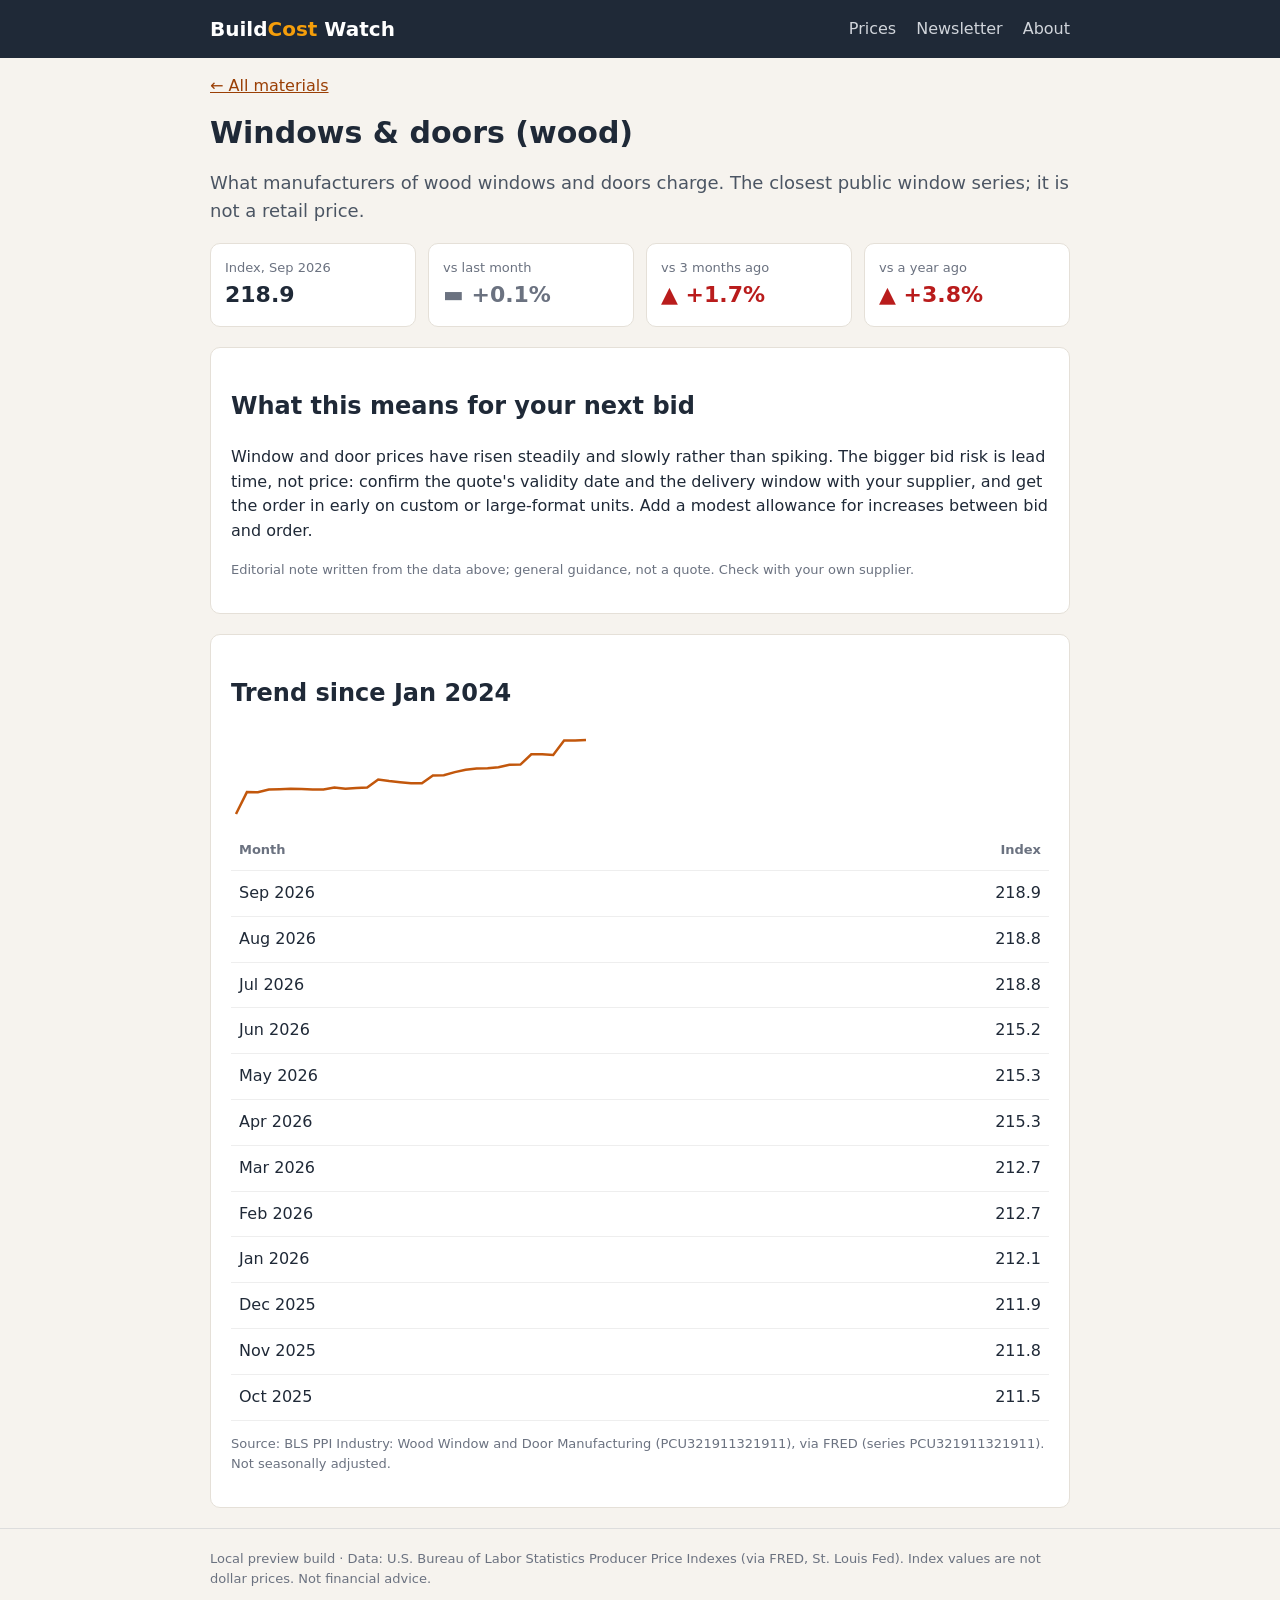
<file: items/windows.html>
<!doctype html><html lang=en><head><meta charset=utf-8><meta name=viewport content="width=device-width,initial-scale=1"><title>Windows & doors (wood) · BuildCost Watch</title><link rel=stylesheet href="../style.css"></head><body>
<header><div class=wrap><a class=logo href="../index.html">Build<span>Cost</span> Watch</a><nav><a href="../index.html">Prices</a><a href="../newsletter.html">Newsletter</a><a href="../about.html">About</a></nav></div></header>
<main class=wrap><p><a href="../index.html">← All materials</a></p><h1>Windows & doors (wood)</h1><p class=lead>What manufacturers of wood windows and doors charge. The closest public window series; it is not a retail price.</p>
<div class=stats><div><small>Index, Sep 2026</small><b>218.9</b></div><div><small>vs last month</small><b class=flat>▬ +0.1%</b></div><div><small>vs 3 months ago</small><b class=up>▲ +1.7%</b></div><div><small>vs a year ago</small><b class=up>▲ +3.8%</b></div></div>
<div class=card><h2>What this means for your next bid</h2><p>Window and door prices have risen steadily and slowly rather than spiking. The bigger bid risk is lead time, not price: confirm the quote's validity date and the delivery window with your supplier, and get the order in early on custom or large-format units. Add a modest allowance for increases between bid and order.</p><p class=fine>Editorial note written from the data above; general guidance, not a quote. Check with your own supplier.</p></div>
<div class=card><h2>Trend since Jan 2024</h2><svg viewBox="0 0 360 90" class=spark><polyline fill=none stroke="#c2570c" stroke-width=2.5 points="5.0,82.0 15.9,60.1 26.9,60.3 37.8,57.5 48.8,57.2 59.7,56.8 70.6,57.1 81.6,57.4 92.5,57.5 103.4,55.4 114.4,56.8 125.3,56.0 136.2,55.6 147.2,47.6 158.1,49.1 169.1,50.2 180.0,51.3 190.9,51.3 201.9,43.5 212.8,43.3 223.8,40.1 234.7,37.7 245.6,36.5 256.6,36.2 267.5,35.3 278.4,32.8 289.4,32.6 300.3,22.3 311.2,22.2 322.2,22.9 333.1,8.6 344.1,8.6 355.0,8.0"/></svg><table class=small><thead><tr><th>Month</th><th class=n>Index</th></tr></thead><tbody><tr><td>Sep 2026</td><td class=n>218.9</td></tr><tr><td>Aug 2026</td><td class=n>218.8</td></tr><tr><td>Jul 2026</td><td class=n>218.8</td></tr><tr><td>Jun 2026</td><td class=n>215.2</td></tr><tr><td>May 2026</td><td class=n>215.3</td></tr><tr><td>Apr 2026</td><td class=n>215.3</td></tr><tr><td>Mar 2026</td><td class=n>212.7</td></tr><tr><td>Feb 2026</td><td class=n>212.7</td></tr><tr><td>Jan 2026</td><td class=n>212.1</td></tr><tr><td>Dec 2025</td><td class=n>211.9</td></tr><tr><td>Nov 2025</td><td class=n>211.8</td></tr><tr><td>Oct 2025</td><td class=n>211.5</td></tr></tbody></table>
<p class=fine>Source: BLS PPI Industry: Wood Window and Door Manufacturing (PCU321911321911), via FRED (series PCU321911321911). Not seasonally adjusted.</p></div></main>
<footer><div class=wrap>Local preview build · Data: U.S. Bureau of Labor Statistics Producer Price Indexes (via FRED, St. Louis Fed). Index values are not dollar prices. Not financial advice.</div></footer></body></html>
</file>
<file: style.css>
*{box-sizing:border-box}body{margin:0;font:16px/1.55 system-ui,Segoe UI,sans-serif;color:#1f2937;background:#f6f3ee}
.wrap{max-width:900px;margin:0 auto;padding:0 20px}header{background:#1f2937}header .wrap{display:flex;justify-content:space-between;align-items:center;height:58px}
.logo{color:#fff;font-weight:800;font-size:20px;text-decoration:none}.logo span{color:#f59e0b}nav a{color:#d1d5db;margin-left:20px;text-decoration:none}nav a.on,nav a:hover{color:#fff}
main{padding:28px 20px 50px}h1{font-size:30px;line-height:1.2;margin:.2em 0}.lead{font-size:18px;color:#4b5563}
.card{background:#fff;border:1px solid #e5e0d8;border-radius:10px;padding:20px;margin:20px 0}
table{width:100%;border-collapse:collapse}th,td{padding:10px 8px;border-bottom:1px solid #eee;text-align:left}th{font-size:13px;color:#6b7280}.n{text-align:right}
.up{color:#b91c1c;font-weight:600}.down{color:#15803d;font-weight:600}.flat{color:#6b7280;font-weight:600}
small,.fine{color:#6b7280;font-size:13px}.spark{width:100%;max-width:360px;height:auto}td.sp svg{width:120px;height:34px}
.stats{display:grid;grid-template-columns:repeat(4,1fr);gap:12px}.stats div{background:#fff;border:1px solid #e5e0d8;border-radius:10px;padding:14px}.stats small{display:block}.stats b{font-size:22px}
input{padding:10px;width:260px;max-width:100%;border:1px solid #cbd5e1;border-radius:6px}button{padding:10px 16px;background:#c2570c;color:#fff;border:0;border-radius:6px;font-weight:600}
.sponsor{border:2px dashed #d97706;background:#fffbeb;padding:12px;margin:18px 0;border-radius:8px}a{color:#9a3f05}footer{padding:20px 0;border-top:1px solid #ddd;color:#6b7280;font-size:13px}
@media(max-width:640px){.stats{grid-template-columns:1fr 1fr}}
</file>
